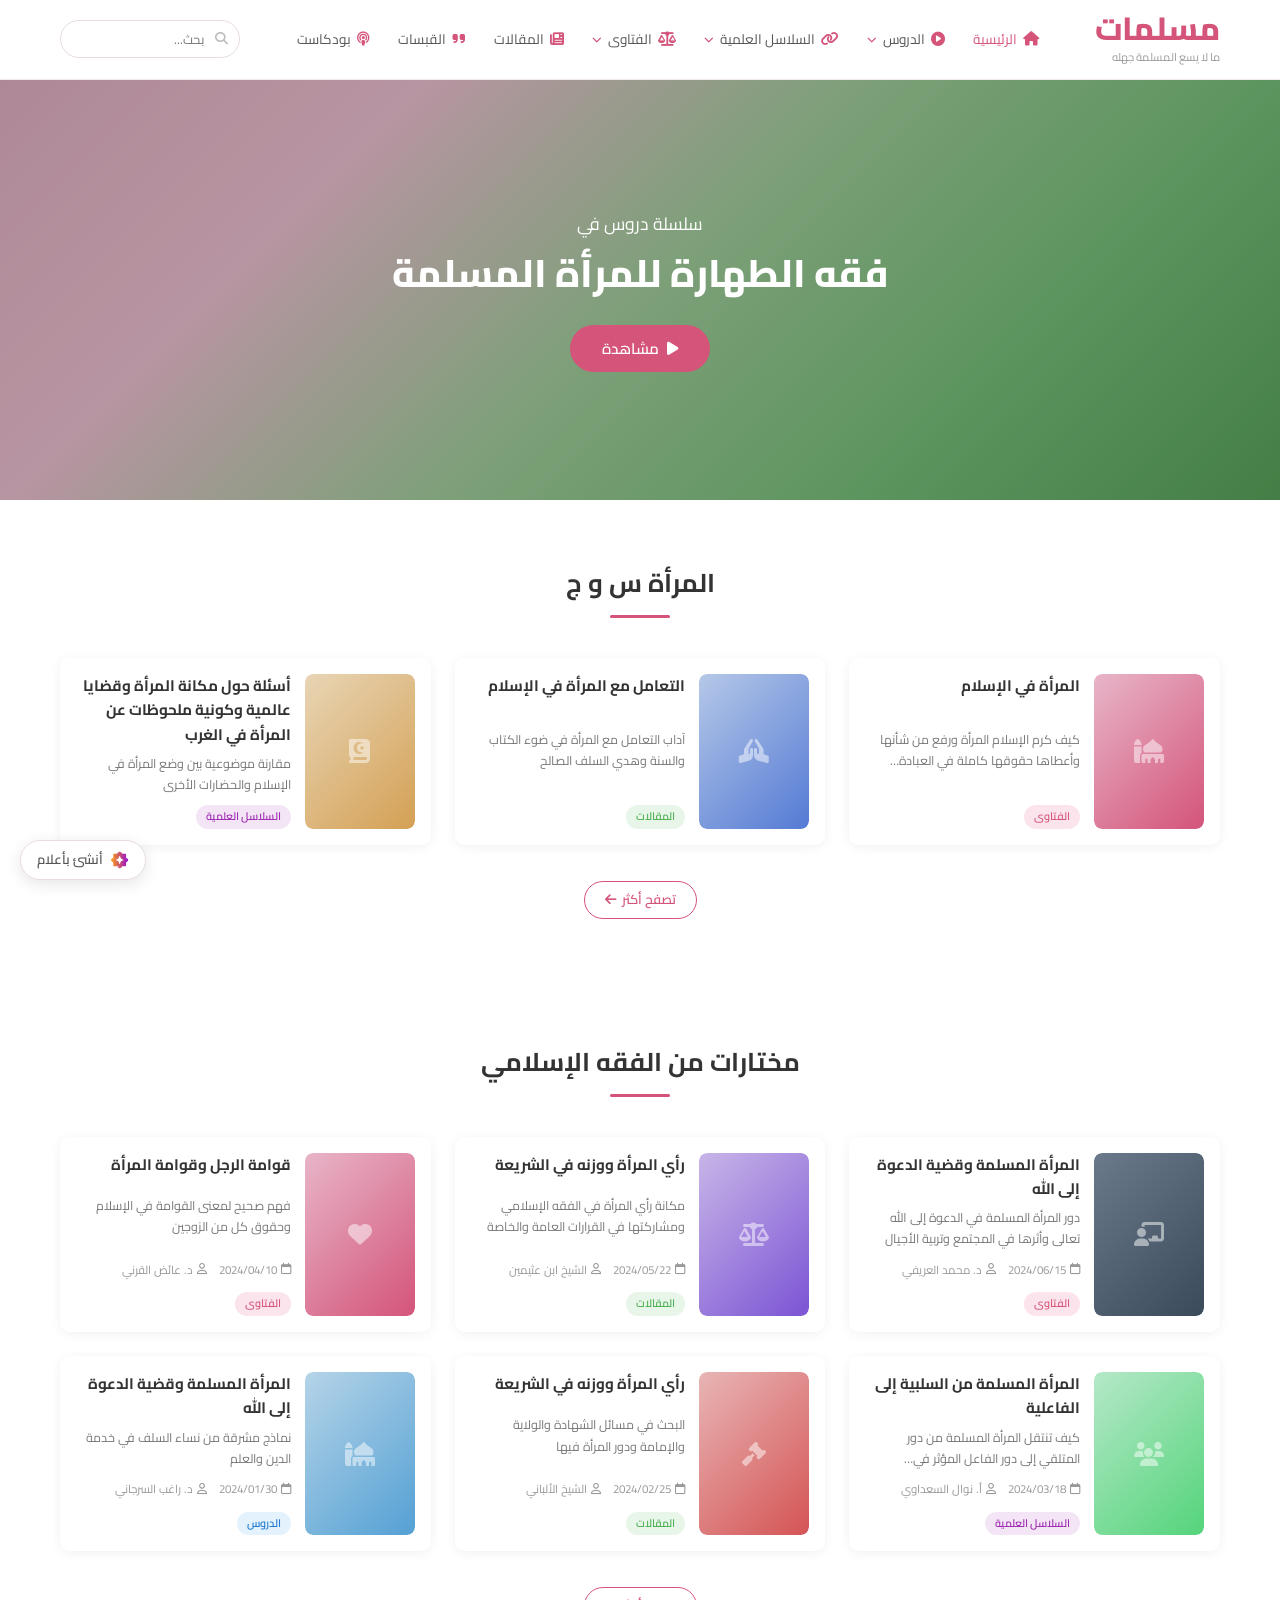
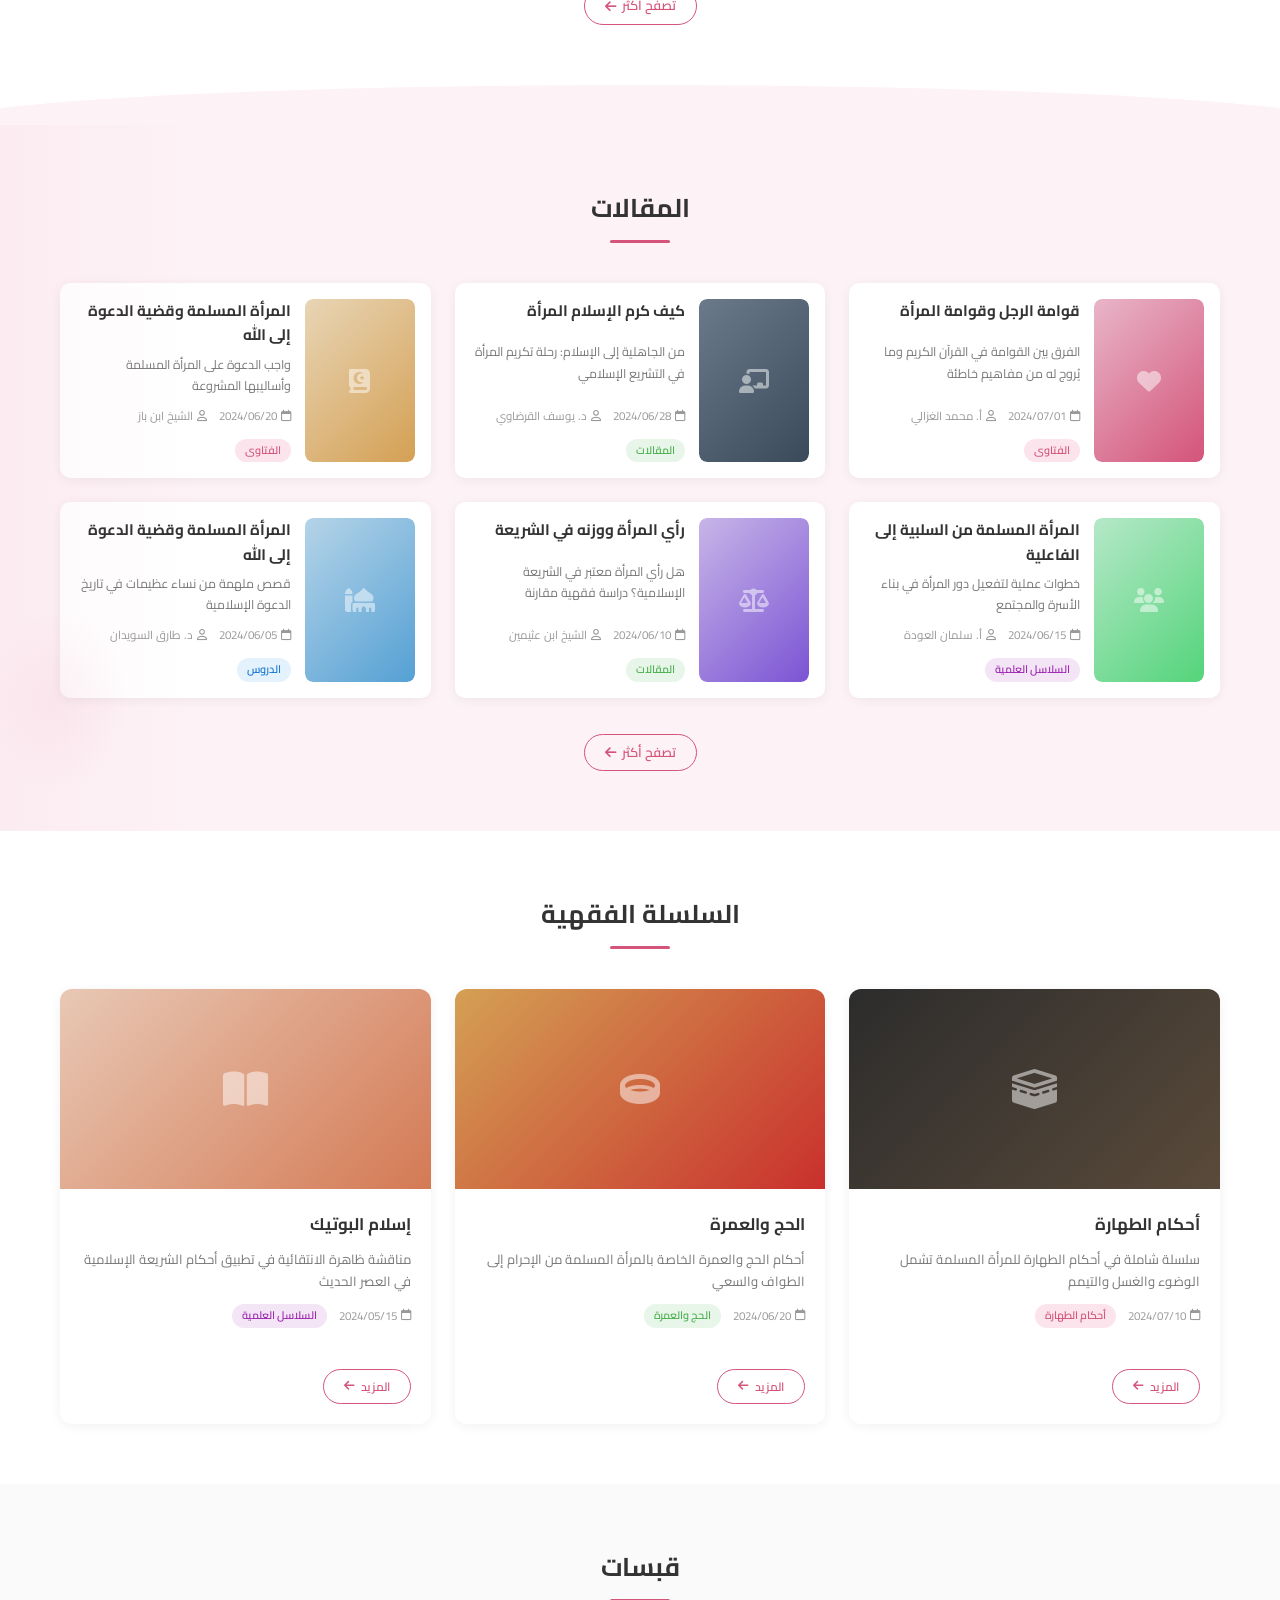
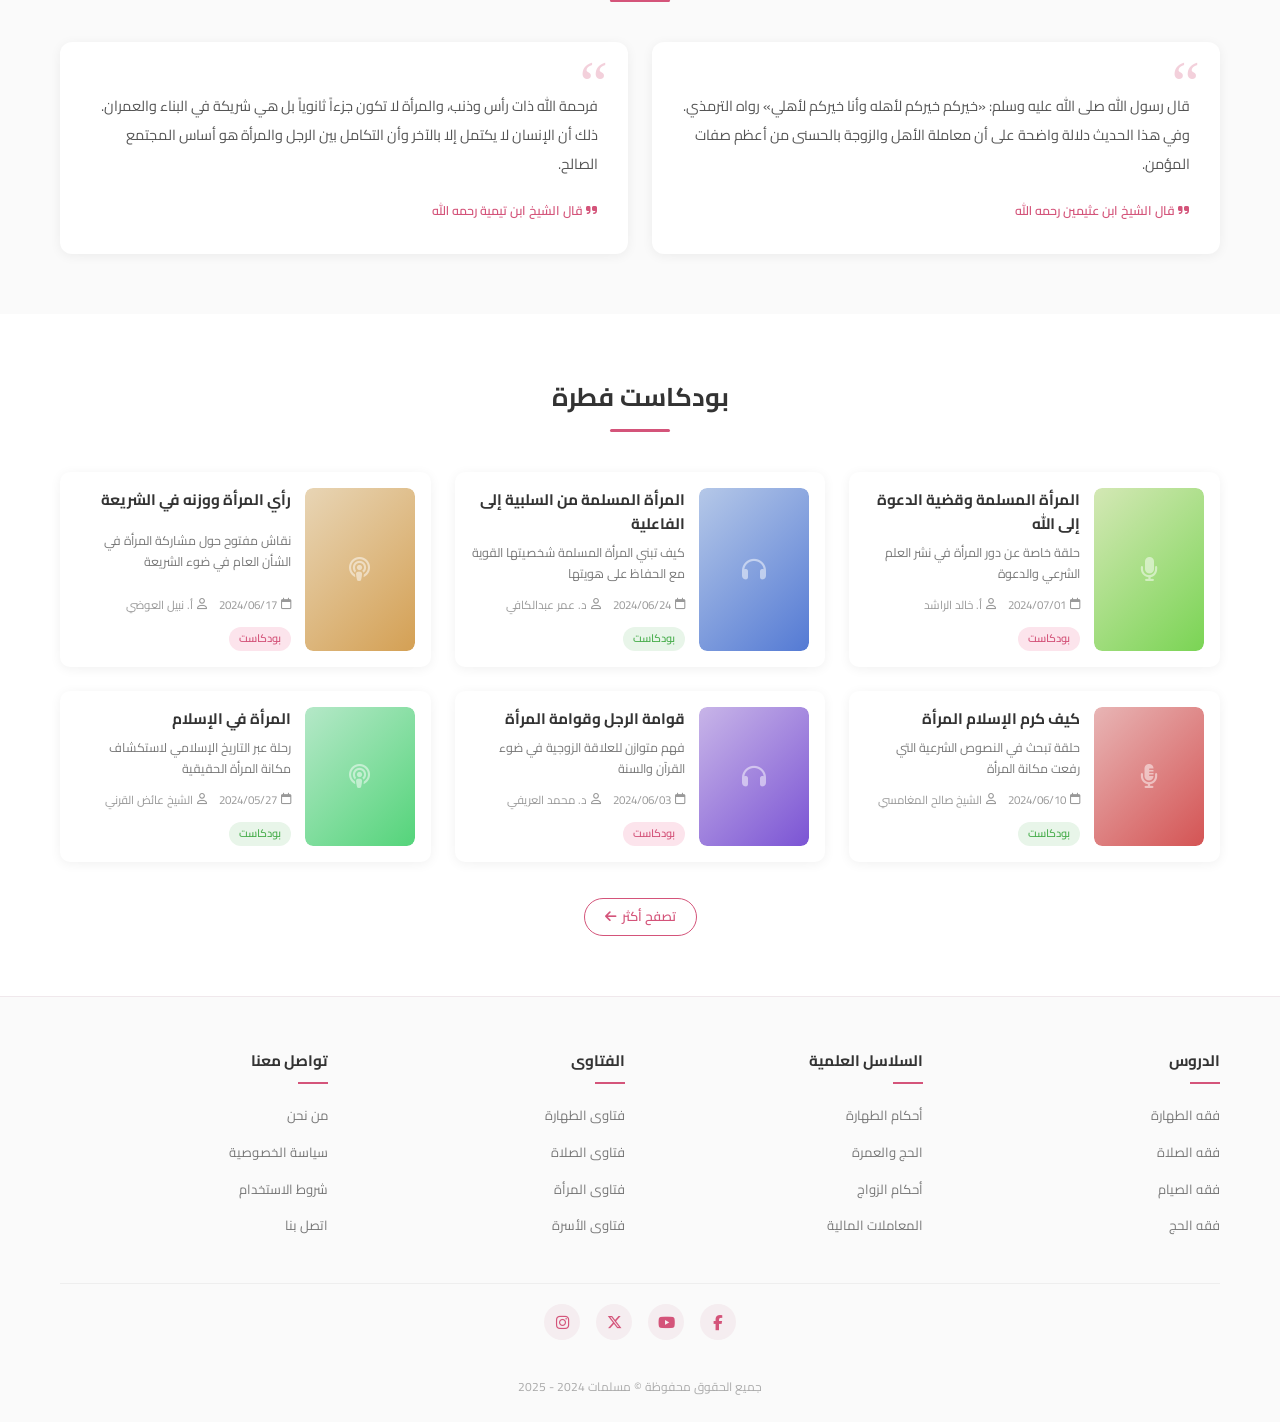
<file: index.html>
<!DOCTYPE html>
<html lang="ar" dir="rtl">
<head>
  <meta charset="UTF-8">
  <meta name="viewport" content="width=device-width, initial-scale=1.0">
  <title>مسلمات - ما لا يسع المسلمة جهله</title>
  <link rel="stylesheet" href="style.css">
  <link rel="stylesheet" href="https://cdnjs.cloudflare.com/ajax/libs/font-awesome/6.5.1/css/all.min.css">
</head>
<body>

  <!-- ========== HEADER ========== -->
  <header class="site-header">
    <div class="header-inner">
      <a href="index.html" class="logo">
        <div>
          <span class="logo-text">مسلمات</span>
          <span class="logo-sub">ما لا يسع المسلمة جهله</span>
        </div>
      </a>
      <nav class="main-nav">
        <a href="#" class="active"><i class="fas fa-home"></i> الرئيسية</a>
        <a href="#"><i class="fas fa-play-circle"></i> الدروس <i class="fas fa-chevron-down" style="font-size:0.6rem"></i></a>
        <a href="#"><i class="fas fa-link"></i> السلاسل العلمية <i class="fas fa-chevron-down" style="font-size:0.6rem"></i></a>
        <a href="#"><i class="fas fa-balance-scale"></i> الفتاوى <i class="fas fa-chevron-down" style="font-size:0.6rem"></i></a>
        <a href="#"><i class="fas fa-newspaper"></i> المقالات</a>
        <a href="#"><i class="fas fa-quote-right"></i> القبسات</a>
        <a href="#"><i class="fas fa-podcast"></i> بودكاست</a>
      </nav>
      <div class="header-search">
        <i class="fas fa-search"></i>
        <input type="text" placeholder="بحث...">
      </div>
    </div>
  </header>

  <!-- ========== HERO ========== -->
  <section class="hero">
    <div class="hero-bg"></div>
    <div class="hero-content">
      <p class="sub">سلسلة دروس في</p>
      <h1>فقه الطهارة للمرأة المسلمة</h1>
      <a href="article.html" class="btn-primary"><i class="fas fa-play"></i> مشاهدة</a>
    </div>
  </section>

  <!-- ========== المرأة س و ج ========== -->
  <section>
    <div class="container">
      <div class="section-title">
        <h2>المرأة س و ج</h2>
      </div>
      <div class="card-grid">
        <!-- Card 1 -->
        <a href="article.html" class="h-card">
          <div class="card-thumb">
            <div class="thumb-placeholder thumb-1"><i class="fas fa-mosque"></i></div>
          </div>
          <div class="card-body">
            <h3>المرأة في الإسلام</h3>
            <p>كيف كرم الإسلام المرأة ورفع من شأنها وأعطاها حقوقها كاملة في العبادة والمعاملة والميراث</p>
            <div class="card-meta">
              <span class="card-tag pink">الفتاوى</span>
            </div>
          </div>
        </a>
        <!-- Card 2 -->
        <a href="article.html" class="h-card">
          <div class="card-thumb">
            <div class="thumb-placeholder thumb-3"><i class="fas fa-hands-praying"></i></div>
          </div>
          <div class="card-body">
            <h3>التعامل مع المرأة في الإسلام</h3>
            <p>آداب التعامل مع المرأة في ضوء الكتاب والسنة وهدي السلف الصالح</p>
            <div class="card-meta">
              <span class="card-tag green">المقالات</span>
            </div>
          </div>
        </a>
        <!-- Card 3 -->
        <a href="article.html" class="h-card">
          <div class="card-thumb">
            <div class="thumb-placeholder thumb-5"><i class="fas fa-book-quran"></i></div>
          </div>
          <div class="card-body">
            <h3>أسئلة حول مكانة المرأة وقضايا عالمية وكونية ملحوظات عن المرأة في الغرب</h3>
            <p>مقارنة موضوعية بين وضع المرأة في الإسلام والحضارات الأخرى</p>
            <div class="card-meta">
              <span class="card-tag purple">السلاسل العلمية</span>
            </div>
          </div>
        </a>
      </div>
      <div class="browse-more">
        <a href="article.html" class="btn-outline">تصفح أكثر <i class="fas fa-arrow-left"></i></a>
      </div>
    </div>
  </section>

  <!-- ========== مختارات من الفقه الإسلامي ========== -->
  <section>
    <div class="container">
      <div class="section-title">
        <h2>مختارات من الفقه الإسلامي</h2>
      </div>
      <div class="card-grid">
        <!-- Row 1 -->
        <a href="article.html" class="h-card">
          <div class="card-thumb">
            <div class="thumb-placeholder thumb-class"><i class="fas fa-chalkboard-teacher"></i></div>
          </div>
          <div class="card-body">
            <h3>المرأة المسلمة وقضية الدعوة إلى الله</h3>
            <p>دور المرأة المسلمة في الدعوة إلى الله تعالى وأثرها في المجتمع وتربية الأجيال</p>
            <div class="card-meta">
              <span class="date"><i class="far fa-calendar"></i> 2024/06/15</span>
              <span class="author"><i class="far fa-user"></i> د. محمد العريفي</span>
              <span class="card-tag pink">الفتاوى</span>
            </div>
          </div>
        </a>
        <a href="article.html" class="h-card">
          <div class="card-thumb">
            <div class="thumb-placeholder thumb-2"><i class="fas fa-balance-scale"></i></div>
          </div>
          <div class="card-body">
            <h3>رأي المرأة ووزنه في الشريعة</h3>
            <p>مكانة رأي المرأة في الفقه الإسلامي ومشاركتها في القرارات العامة والخاصة</p>
            <div class="card-meta">
              <span class="date"><i class="far fa-calendar"></i> 2024/05/22</span>
              <span class="author"><i class="far fa-user"></i> الشيخ ابن عثيمين</span>
              <span class="card-tag green">المقالات</span>
            </div>
          </div>
        </a>
        <a href="article.html" class="h-card">
          <div class="card-thumb">
            <div class="thumb-placeholder thumb-1"><i class="fas fa-heart"></i></div>
          </div>
          <div class="card-body">
            <h3>قوامة الرجل وقوامة المرأة</h3>
            <p>فهم صحيح لمعنى القوامة في الإسلام وحقوق كل من الزوجين</p>
            <div class="card-meta">
              <span class="date"><i class="far fa-calendar"></i> 2024/04/10</span>
              <span class="author"><i class="far fa-user"></i> د. عائض القرني</span>
              <span class="card-tag pink">الفتاوى</span>
            </div>
          </div>
        </a>
        <!-- Row 2 -->
        <a href="article.html" class="h-card">
          <div class="card-thumb">
            <div class="thumb-placeholder thumb-4"><i class="fas fa-users"></i></div>
          </div>
          <div class="card-body">
            <h3>المرأة المسلمة من السلبية إلى الفاعلية</h3>
            <p>كيف تنتقل المرأة المسلمة من دور المتلقي إلى دور الفاعل المؤثر في مجتمعها</p>
            <div class="card-meta">
              <span class="date"><i class="far fa-calendar"></i> 2024/03/18</span>
              <span class="author"><i class="far fa-user"></i> أ. نوال السعداوي</span>
              <span class="card-tag purple">السلاسل العلمية</span>
            </div>
          </div>
        </a>
        <a href="article.html" class="h-card">
          <div class="card-thumb">
            <div class="thumb-placeholder thumb-6"><i class="fas fa-gavel"></i></div>
          </div>
          <div class="card-body">
            <h3>رأي المرأة ووزنه في الشريعة</h3>
            <p>البحث في مسائل الشهادة والولاية والإمامة ودور المرأة فيها</p>
            <div class="card-meta">
              <span class="date"><i class="far fa-calendar"></i> 2024/02/25</span>
              <span class="author"><i class="far fa-user"></i> الشيخ الألباني</span>
              <span class="card-tag green">المقالات</span>
            </div>
          </div>
        </a>
        <a href="article.html" class="h-card">
          <div class="card-thumb">
            <div class="thumb-placeholder thumb-8"><i class="fas fa-mosque"></i></div>
          </div>
          <div class="card-body">
            <h3>المرأة المسلمة وقضية الدعوة إلى الله</h3>
            <p>نماذج مشرقة من نساء السلف في خدمة الدين والعلم</p>
            <div class="card-meta">
              <span class="date"><i class="far fa-calendar"></i> 2024/01/30</span>
              <span class="author"><i class="far fa-user"></i> د. راغب السرجاني</span>
              <span class="card-tag blue">الدروس</span>
            </div>
          </div>
        </a>
      </div>
      <div class="browse-more">
        <a href="article.html" class="btn-outline">تصفح أكثر <i class="fas fa-arrow-left"></i></a>
      </div>
    </div>
  </section>

  <!-- ========== Wave separator ========== -->
  <div class="wave-separator"></div>

  <!-- ========== المقالات ========== -->
  <section class="alt-bg">
    <div class="section-flower-decor"></div>
    <div class="container">
      <div class="section-title">
        <h2>المقالات</h2>
      </div>
      <div class="card-grid">
        <!-- Row 1 -->
        <a href="article.html" class="h-card">
          <div class="card-thumb">
            <div class="thumb-placeholder thumb-1"><i class="fas fa-heart"></i></div>
          </div>
          <div class="card-body">
            <h3>قوامة الرجل وقوامة المرأة</h3>
            <p>الفرق بين القوامة في القرآن الكريم وما يُروج له من مفاهيم خاطئة</p>
            <div class="card-meta">
              <span class="date"><i class="far fa-calendar"></i> 2024/07/01</span>
              <span class="author"><i class="far fa-user"></i> أ. محمد الغزالي</span>
              <span class="card-tag pink">الفتاوى</span>
            </div>
          </div>
        </a>
        <a href="article.html" class="h-card">
          <div class="card-thumb">
            <div class="thumb-placeholder thumb-class"><i class="fas fa-chalkboard-teacher"></i></div>
          </div>
          <div class="card-body">
            <h3>كيف كرم الإسلام المرأة</h3>
            <p>من الجاهلية إلى الإسلام: رحلة تكريم المرأة في التشريع الإسلامي</p>
            <div class="card-meta">
              <span class="date"><i class="far fa-calendar"></i> 2024/06/28</span>
              <span class="author"><i class="far fa-user"></i> د. يوسف القرضاوي</span>
              <span class="card-tag green">المقالات</span>
            </div>
          </div>
        </a>
        <a href="article.html" class="h-card">
          <div class="card-thumb">
            <div class="thumb-placeholder thumb-5"><i class="fas fa-book-quran"></i></div>
          </div>
          <div class="card-body">
            <h3>المرأة المسلمة وقضية الدعوة إلى الله</h3>
            <p>واجب الدعوة على المرأة المسلمة وأساليبها المشروعة</p>
            <div class="card-meta">
              <span class="date"><i class="far fa-calendar"></i> 2024/06/20</span>
              <span class="author"><i class="far fa-user"></i> الشيخ ابن باز</span>
              <span class="card-tag pink">الفتاوى</span>
            </div>
          </div>
        </a>
        <!-- Row 2 -->
        <a href="article.html" class="h-card">
          <div class="card-thumb">
            <div class="thumb-placeholder thumb-4"><i class="fas fa-users"></i></div>
          </div>
          <div class="card-body">
            <h3>المرأة المسلمة من السلبية إلى الفاعلية</h3>
            <p>خطوات عملية لتفعيل دور المرأة في بناء الأسرة والمجتمع</p>
            <div class="card-meta">
              <span class="date"><i class="far fa-calendar"></i> 2024/06/15</span>
              <span class="author"><i class="far fa-user"></i> أ. سلمان العودة</span>
              <span class="card-tag purple">السلاسل العلمية</span>
            </div>
          </div>
        </a>
        <a href="article.html" class="h-card">
          <div class="card-thumb">
            <div class="thumb-placeholder thumb-2"><i class="fas fa-balance-scale"></i></div>
          </div>
          <div class="card-body">
            <h3>رأي المرأة ووزنه في الشريعة</h3>
            <p>هل رأي المرأة معتبر في الشريعة الإسلامية؟ دراسة فقهية مقارنة</p>
            <div class="card-meta">
              <span class="date"><i class="far fa-calendar"></i> 2024/06/10</span>
              <span class="author"><i class="far fa-user"></i> الشيخ ابن عثيمين</span>
              <span class="card-tag green">المقالات</span>
            </div>
          </div>
        </a>
        <a href="article.html" class="h-card">
          <div class="card-thumb">
            <div class="thumb-placeholder thumb-8"><i class="fas fa-mosque"></i></div>
          </div>
          <div class="card-body">
            <h3>المرأة المسلمة وقضية الدعوة إلى الله</h3>
            <p>قصص ملهمة من نساء عظيمات في تاريخ الدعوة الإسلامية</p>
            <div class="card-meta">
              <span class="date"><i class="far fa-calendar"></i> 2024/06/05</span>
              <span class="author"><i class="far fa-user"></i> د. طارق السويدان</span>
              <span class="card-tag blue">الدروس</span>
            </div>
          </div>
        </a>
      </div>
      <div class="browse-more">
        <a href="article.html" class="btn-outline">تصفح أكثر <i class="fas fa-arrow-left"></i></a>
      </div>
    </div>
  </section>

  <!-- ========== السلسلة الفقهية ========== -->
  <section>
    <div class="container">
      <div class="section-title">
        <h2>السلسلة الفقهية</h2>
      </div>
      <div class="card-grid">
        <a href="article.html" class="v-card">
          <div class="card-image">
            <div class="thumb-placeholder thumb-kaba"><i class="fas fa-kaaba" style="font-size:2.5rem"></i></div>
          </div>
          <div class="card-content">
            <h3>أحكام الطهارة</h3>
            <p>سلسلة شاملة في أحكام الطهارة للمرأة المسلمة تشمل الوضوء والغسل والتيمم</p>
            <div class="card-meta">
              <span class="date"><i class="far fa-calendar"></i> 2024/07/10</span>
              <span class="card-tag pink">أحكام الطهارة</span>
            </div>
            <br>
            <span class="btn-outline" style="font-size:0.75rem">المزيد <i class="fas fa-arrow-left"></i></span>
          </div>
        </a>
        <a href="article.html" class="v-card">
          <div class="card-image">
            <div class="thumb-placeholder thumb-ring"><i class="fas fa-ring" style="font-size:2.5rem"></i></div>
          </div>
          <div class="card-content">
            <h3>الحج والعمرة</h3>
            <p>أحكام الحج والعمرة الخاصة بالمرأة المسلمة من الإحرام إلى الطواف والسعي</p>
            <div class="card-meta">
              <span class="date"><i class="far fa-calendar"></i> 2024/06/20</span>
              <span class="card-tag green">الحج والعمرة</span>
            </div>
            <br>
            <span class="btn-outline" style="font-size:0.75rem">المزيد <i class="fas fa-arrow-left"></i></span>
          </div>
        </a>
        <a href="article.html" class="v-card">
          <div class="card-image">
            <div class="thumb-placeholder thumb-9"><i class="fas fa-book-open" style="font-size:2.5rem"></i></div>
          </div>
          <div class="card-content">
            <h3>إسلام البوتيك</h3>
            <p>مناقشة ظاهرة الانتقائية في تطبيق أحكام الشريعة الإسلامية في العصر الحديث</p>
            <div class="card-meta">
              <span class="date"><i class="far fa-calendar"></i> 2024/05/15</span>
              <span class="card-tag purple">السلاسل العلمية</span>
            </div>
            <br>
            <span class="btn-outline" style="font-size:0.75rem">المزيد <i class="fas fa-arrow-left"></i></span>
          </div>
        </a>
      </div>
    </div>
  </section>

  <!-- ========== قبسات ========== -->
  <section style="background:#fafafa">
    <div class="container">
      <div class="section-title">
        <h2>قبسات</h2>
      </div>
      <div class="card-grid-2">
        <a href="article.html" class="quote-card">
          <p class="quote-text">قال رسول الله صلى الله عليه وسلم: «خيركم خيركم لأهله وأنا خيركم لأهلي» رواه الترمذي. وفي هذا الحديث دلالة واضحة على أن معاملة الأهل والزوجة بالحسنى من أعظم صفات المؤمن.</p>
          <span class="quote-source"><i class="fas fa-quote-right"></i> قال الشيخ ابن عثيمين رحمه الله</span>
        </a>
        <a href="article.html" class="quote-card">
          <p class="quote-text">فرحمة الله ذات رأس وذنب، والمرأة لا تكون جزءاً ثانوياً بل هي شريكة في البناء والعمران. ذلك أن الإنسان لا يكتمل إلا بالآخر وأن التكامل بين الرجل والمرأة هو أساس المجتمع الصالح.</p>
          <span class="quote-source"><i class="fas fa-quote-right"></i> قال الشيخ ابن تيمية رحمه الله</span>
        </a>
      </div>
    </div>
  </section>

  <!-- ========== بودكاست فطرة ========== -->
  <section>
    <div class="container">
      <div class="section-title">
        <h2>بودكاست فطرة</h2>
      </div>
      <div class="card-grid">
        <!-- Row 1 -->
        <a href="article.html" class="h-card">
          <div class="card-thumb">
            <div class="thumb-placeholder thumb-7"><i class="fas fa-microphone"></i></div>
          </div>
          <div class="card-body">
            <h3>المرأة المسلمة وقضية الدعوة إلى الله</h3>
            <p>حلقة خاصة عن دور المرأة في نشر العلم الشرعي والدعوة</p>
            <div class="card-meta">
              <span class="date"><i class="far fa-calendar"></i> 2024/07/01</span>
              <span class="author"><i class="far fa-user"></i> أ. خالد الراشد</span>
              <span class="card-tag pink">بودكاست</span>
            </div>
          </div>
        </a>
        <a href="article.html" class="h-card">
          <div class="card-thumb">
            <div class="thumb-placeholder thumb-3"><i class="fas fa-headphones"></i></div>
          </div>
          <div class="card-body">
            <h3>المرأة المسلمة من السلبية إلى الفاعلية</h3>
            <p>كيف تبني المرأة المسلمة شخصيتها القوية مع الحفاظ على هويتها</p>
            <div class="card-meta">
              <span class="date"><i class="far fa-calendar"></i> 2024/06/24</span>
              <span class="author"><i class="far fa-user"></i> د. عمر عبدالكافي</span>
              <span class="card-tag green">بودكاست</span>
            </div>
          </div>
        </a>
        <a href="article.html" class="h-card">
          <div class="card-thumb">
            <div class="thumb-placeholder thumb-5"><i class="fas fa-podcast"></i></div>
          </div>
          <div class="card-body">
            <h3>رأي المرأة ووزنه في الشريعة</h3>
            <p>نقاش مفتوح حول مشاركة المرأة في الشأن العام في ضوء الشريعة</p>
            <div class="card-meta">
              <span class="date"><i class="far fa-calendar"></i> 2024/06/17</span>
              <span class="author"><i class="far fa-user"></i> أ. نبيل العوضي</span>
              <span class="card-tag pink">بودكاست</span>
            </div>
          </div>
        </a>
        <!-- Row 2 -->
        <a href="article.html" class="h-card">
          <div class="card-thumb">
            <div class="thumb-placeholder thumb-6"><i class="fas fa-microphone-alt"></i></div>
          </div>
          <div class="card-body">
            <h3>كيف كرم الإسلام المرأة</h3>
            <p>حلقة تبحث في النصوص الشرعية التي رفعت مكانة المرأة</p>
            <div class="card-meta">
              <span class="date"><i class="far fa-calendar"></i> 2024/06/10</span>
              <span class="author"><i class="far fa-user"></i> الشيخ صالح المغامسي</span>
              <span class="card-tag green">بودكاست</span>
            </div>
          </div>
        </a>
        <a href="article.html" class="h-card">
          <div class="card-thumb">
            <div class="thumb-placeholder thumb-2"><i class="fas fa-headphones"></i></div>
          </div>
          <div class="card-body">
            <h3>قوامة الرجل وقوامة المرأة</h3>
            <p>فهم متوازن للعلاقة الزوجية في ضوء القرآن والسنة</p>
            <div class="card-meta">
              <span class="date"><i class="far fa-calendar"></i> 2024/06/03</span>
              <span class="author"><i class="far fa-user"></i> د. محمد العريفي</span>
              <span class="card-tag pink">بودكاست</span>
            </div>
          </div>
        </a>
        <a href="article.html" class="h-card">
          <div class="card-thumb">
            <div class="thumb-placeholder thumb-4"><i class="fas fa-podcast"></i></div>
          </div>
          <div class="card-body">
            <h3>المرأة في الإسلام</h3>
            <p>رحلة عبر التاريخ الإسلامي لاستكشاف مكانة المرأة الحقيقية</p>
            <div class="card-meta">
              <span class="date"><i class="far fa-calendar"></i> 2024/05/27</span>
              <span class="author"><i class="far fa-user"></i> الشيخ عائض القرني</span>
              <span class="card-tag green">بودكاست</span>
            </div>
          </div>
        </a>
      </div>
      <div class="browse-more">
        <a href="article.html" class="btn-outline">تصفح أكثر <i class="fas fa-arrow-left"></i></a>
      </div>
    </div>
  </section>

  <!-- ========== FOOTER ========== -->
  <footer class="site-footer">
    <div class="footer-inner">
      <div class="footer-columns">
        <div class="footer-col">
          <h4>الدروس</h4>
          <ul>
            <li><a href="article.html">فقه الطهارة</a></li>
            <li><a href="article.html">فقه الصلاة</a></li>
            <li><a href="article.html">فقه الصيام</a></li>
            <li><a href="article.html">فقه الحج</a></li>
          </ul>
        </div>
        <div class="footer-col">
          <h4>السلاسل العلمية</h4>
          <ul>
            <li><a href="article.html">أحكام الطهارة</a></li>
            <li><a href="article.html">الحج والعمرة</a></li>
            <li><a href="article.html">أحكام الزواج</a></li>
            <li><a href="article.html">المعاملات المالية</a></li>
          </ul>
        </div>
        <div class="footer-col">
          <h4>الفتاوى</h4>
          <ul>
            <li><a href="article.html">فتاوى الطهارة</a></li>
            <li><a href="article.html">فتاوى الصلاة</a></li>
            <li><a href="article.html">فتاوى المرأة</a></li>
            <li><a href="article.html">فتاوى الأسرة</a></li>
          </ul>
        </div>
        <div class="footer-col">
          <h4>تواصل معنا</h4>
          <ul>
            <li><a href="#">من نحن</a></li>
            <li><a href="#">سياسة الخصوصية</a></li>
            <li><a href="#">شروط الاستخدام</a></li>
            <li><a href="#">اتصل بنا</a></li>
          </ul>
        </div>
      </div>
      <div class="footer-social">
        <a href="#"><i class="fab fa-facebook-f"></i></a>
        <a href="#"><i class="fab fa-youtube"></i></a>
        <a href="#"><i class="fab fa-x-twitter"></i></a>
        <a href="#"><i class="fab fa-instagram"></i></a>
      </div>
      <p class="footer-copy">جميع الحقوق محفوظة &copy; مسلمات 2024 - 2025</p>
    </div>
  </footer>

  <!-- Aalam Badge -->
  <div class="aalam-badge">
    <svg width="21" height="20" viewBox="0 0 21 20" fill="none" xmlns="http://www.w3.org/2000/svg">
      <g clip-path="url(#clip0_badge)">
        <path d="M19.8526 9.16244L18.1766 7.50325L17.6224 9.97373V6.57523C17.6166 6.528 17.5946 6.48449 17.5946 6.43674V3.76675C17.5946 3.11251 17.0586 2.58191 16.3978 2.58191H13.7008C13.3835 2.58191 13.0791 2.45722 12.8545 2.2349L10.9476 0.347014C10.4802 -0.115671 9.72236 -0.115671 9.255 0.347014L7.34805 2.2349C7.12348 2.45722 6.81905 2.58191 6.50176 2.58191H3.8048C3.14395 2.58191 2.60799 3.11251 2.60799 3.76675V6.43674C2.60799 6.45902 2.5962 6.47866 2.59513 6.50094V9.97373L2.03827 7.49105L0.35052 9.16191C-0.11684 9.6246 -0.11684 10.3749 0.35052 10.8376L2.25747 12.7254C2.48204 12.9478 2.60799 13.2491 2.60799 13.5633V16.2333C2.60799 16.8875 3.14395 17.4181 3.8048 17.4181H10.1013L7.56136 17.9763L9.255 19.653C9.72236 20.1157 10.4802 20.1157 10.9476 19.653L12.8545 17.7651C13.0791 17.5428 13.3835 17.4181 13.7008 17.4181H16.3978C17.0586 17.4181 17.5946 16.8875 17.5946 16.2333V13.5633C17.5946 13.2491 17.7205 12.9478 17.9451 12.7254L19.8521 10.8376C20.3194 10.3749 20.3194 9.6246 19.8521 9.16191L19.8526 9.16244Z" fill="url(#paint0_badge)"/>
        <path d="M14.4303 10.3669C11.967 11.0116 11.1228 11.8467 10.4722 14.2854C10.3725 14.6595 9.8317 14.6595 9.73202 14.2854C9.08082 11.8467 8.23721 11.011 5.77393 10.3669C5.39608 10.2682 5.39608 9.73281 5.77393 9.63411C8.23721 8.98943 9.08136 8.15426 9.73202 5.71561C9.8317 5.34154 10.3725 5.34154 10.4722 5.71561C11.1234 8.15426 11.967 8.98996 14.4303 9.63411C14.8081 9.73281 14.8081 10.2682 14.4303 10.3669Z" fill="white"/>
      </g>
      <defs>
        <linearGradient id="paint0_badge" x1="0.000535963" y1="10.0003" x2="20.2031" y2="10.0003" gradientUnits="userSpaceOnUse">
          <stop stop-color="#FFA015"/>
          <stop offset="0.97" stop-color="#980DCC"/>
        </linearGradient>
        <clipPath id="clip0_badge">
          <rect width="20.2026" height="20" fill="white"/>
        </clipPath>
      </defs>
    </svg>
    <span>أنشئ بأعلام</span>
  </div>

  <!-- Go to Top -->
  <button class="go-top" id="goTop" onclick="window.scrollTo({top:0,behavior:'smooth'})">
    <i class="fas fa-chevron-up"></i>
  </button>

  <script>
    window.addEventListener('scroll', function() {
      var btn = document.getElementById('goTop');
      if (window.scrollY > 400) {
        btn.classList.add('visible');
      } else {
        btn.classList.remove('visible');
      }
    });
  </script>

</body>
</html>
</file>
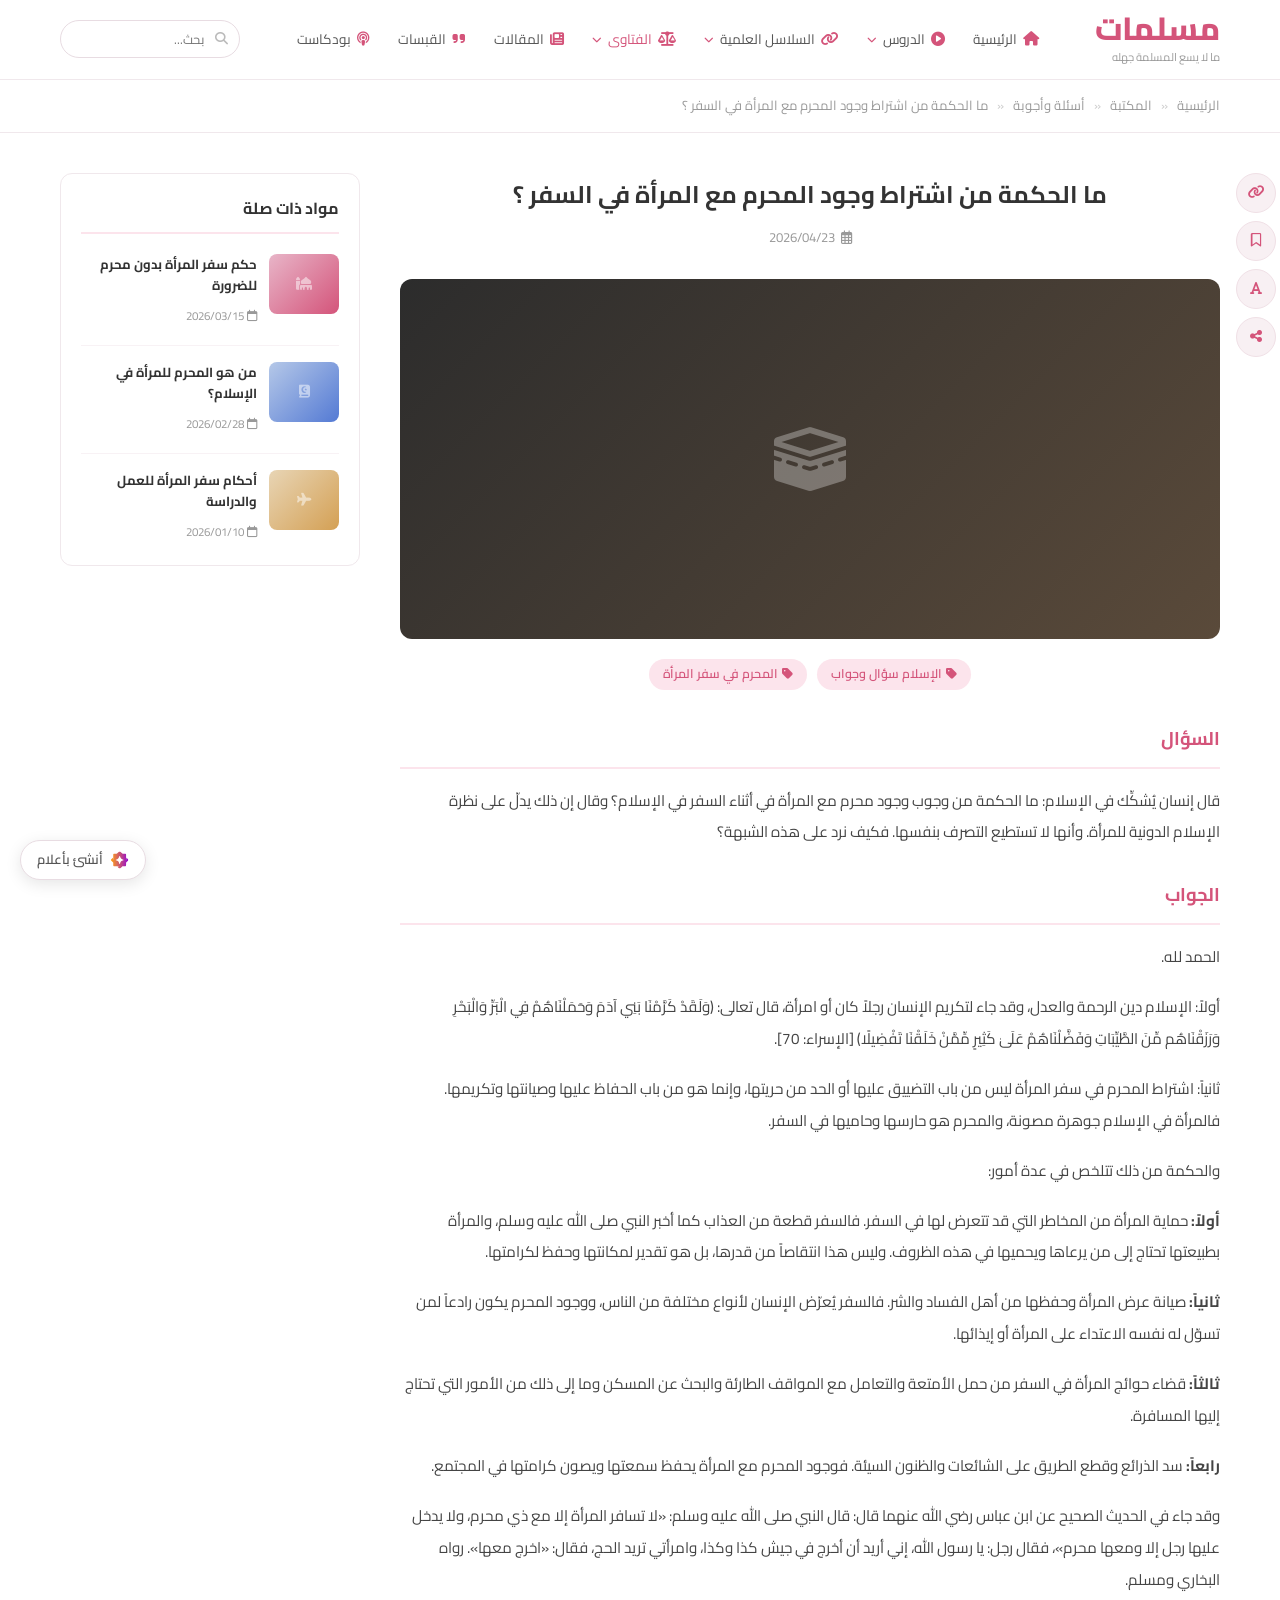
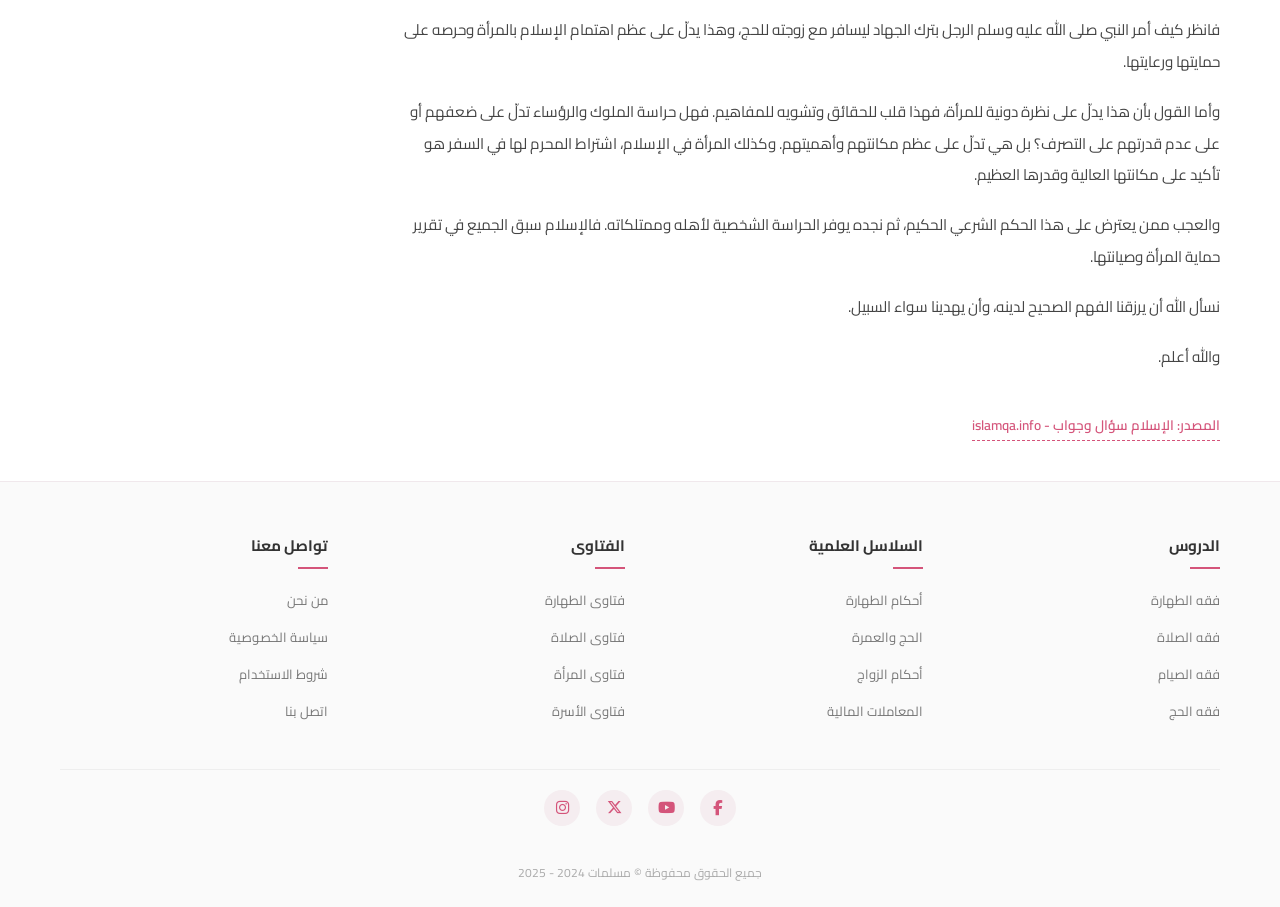
<file: article.html>
<!DOCTYPE html>
<html lang="ar" dir="rtl">
<head>
  <meta charset="UTF-8">
  <meta name="viewport" content="width=device-width, initial-scale=1.0">
  <title>ما الحكمة من اشتراط وجود المحرم مع المرأة في السفر ؟ - مسلمات</title>
  <link rel="stylesheet" href="style.css">
  <link rel="stylesheet" href="https://cdnjs.cloudflare.com/ajax/libs/font-awesome/6.5.1/css/all.min.css">
</head>
<body class="page-article">

  <!-- ========== HEADER ========== -->
  <header class="site-header">
    <div class="header-inner">
      <a href="index.html" class="logo">
        <div>
          <span class="logo-text">مسلمات</span>
          <span class="logo-sub">ما لا يسع المسلمة جهله</span>
        </div>
      </a>
      <nav class="main-nav">
        <a href="index.html"><i class="fas fa-home"></i> الرئيسية</a>
        <a href="#"><i class="fas fa-play-circle"></i> الدروس <i class="fas fa-chevron-down" style="font-size:0.6rem"></i></a>
        <a href="#"><i class="fas fa-link"></i> السلاسل العلمية <i class="fas fa-chevron-down" style="font-size:0.6rem"></i></a>
        <a href="#" class="active"><i class="fas fa-balance-scale"></i> الفتاوى <i class="fas fa-chevron-down" style="font-size:0.6rem"></i></a>
        <a href="#"><i class="fas fa-newspaper"></i> المقالات</a>
        <a href="#"><i class="fas fa-quote-right"></i> القبسات</a>
        <a href="#"><i class="fas fa-podcast"></i> بودكاست</a>
      </nav>
      <div class="header-search">
        <i class="fas fa-search"></i>
        <input type="text" placeholder="بحث...">
      </div>
    </div>
  </header>

  <!-- ========== BREADCRUMB ========== -->
  <div class="breadcrumb">
    <div class="container">
      <a href="index.html">الرئيسية</a>
      <span>&laquo;</span>
      <a href="#">المكتبة</a>
      <span>&laquo;</span>
      <a href="#">أسئلة وأجوبة</a>
      <span>&laquo;</span>
      ما الحكمة من اشتراط وجود المحرم مع المرأة في السفر ؟
    </div>
  </div>

  <!-- ========== ARTICLE LAYOUT ========== -->
  <div class="container">
    <div class="article-layout">

      <!-- Main Content -->
      <article class="article-main">

        <!-- Floating Actions -->
        <div class="floating-actions">
          <a href="#" title="نسخ الرابط"><i class="fas fa-link"></i></a>
          <a href="#" title="حفظ"><i class="far fa-bookmark"></i></a>
          <a href="#" title="حجم الخط"><i class="fas fa-font"></i></a>
          <a href="#" title="مشاركة"><i class="fas fa-share-alt"></i></a>
          <!-- Options -->
          <div class="options-wrapper" id="optionsWrapper">
            <button class="options-btn" onclick="document.getElementById('optionsWrapper').classList.toggle('open')" title="خيارات">
              <i class="fas fa-ellipsis-v"></i>
            </button>
            <div class="options-dropdown">
              <div class="opt-item"><i class="fas fa-print"></i> طباعة</div>
              <div class="opt-item"><i class="fas fa-share-nodes"></i> مشاركة</div>
              <div class="opt-item"><i class="fas fa-text-height"></i> تنسيق</div>
            </div>
          </div>
        </div>

        <!-- Article Header -->
        <div class="article-header">
          <h1>ما الحكمة من اشتراط وجود المحرم مع المرأة في السفر ؟</h1>
          <div class="article-date">
            <i class="far fa-calendar-alt"></i>
            2026/04/23
          </div>
        </div>

        <!-- Featured Image -->
        <div class="article-featured-image">
          <div class="thumb-placeholder thumb-kaba" style="display:flex;align-items:center;justify-content:center">
            <i class="fas fa-kaaba" style="font-size:4rem;color:rgba(255,255,255,0.3)"></i>
          </div>
        </div>

        <!-- Tags -->
        <div class="article-tags">
          <span class="tag"><i class="fas fa-tag"></i> الإسلام سؤال وجواب</span>
          <span class="tag"><i class="fas fa-tag"></i> المحرم في سفر المرأة</span>
        </div>

        <!-- Article Body -->
        <div class="article-body">
          <h2>السؤال</h2>
          <p>قال إنسان يُشكِّك في الإسلام: ما الحكمة من وجوب وجود محرم مع المرأة في أثناء السفر في الإسلام؟ وقال إن ذلك يدلّ على نظرة الإسلام الدونية للمرأة. وأنها لا تستطيع التصرف بنفسها. فكيف نرد على هذه الشبهة؟</p>

          <h2>الجواب</h2>
          <p>الحمد لله.</p>

          <p>أولاً: الإسلام دين الرحمة والعدل، وقد جاء لتكريم الإنسان رجلاً كان أو امرأة، قال تعالى: ﴿وَلَقَدْ كَرَّمْنَا بَنِي آدَمَ وَحَمَلْنَاهُمْ فِي الْبَرِّ وَالْبَحْرِ وَرَزَقْنَاهُم مِّنَ الطَّيِّبَاتِ وَفَضَّلْنَاهُمْ عَلَىٰ كَثِيرٍ مِّمَّنْ خَلَقْنَا تَفْضِيلًا﴾ [الإسراء: 70].</p>

          <p>ثانياً: اشتراط المحرم في سفر المرأة ليس من باب التضييق عليها أو الحد من حريتها، وإنما هو من باب الحفاظ عليها وصيانتها وتكريمها. فالمرأة في الإسلام جوهرة مصونة، والمحرم هو حارسها وحاميها في السفر.</p>

          <p>والحكمة من ذلك تتلخص في عدة أمور:</p>

          <p><strong>أولاً:</strong> حماية المرأة من المخاطر التي قد تتعرض لها في السفر. فالسفر قطعة من العذاب كما أخبر النبي صلى الله عليه وسلم، والمرأة بطبيعتها تحتاج إلى من يرعاها ويحميها في هذه الظروف. وليس هذا انتقاصاً من قدرها، بل هو تقدير لمكانتها وحفظ لكرامتها.</p>

          <p><strong>ثانياً:</strong> صيانة عرض المرأة وحفظها من أهل الفساد والشر. فالسفر يُعرّض الإنسان لأنواع مختلفة من الناس، ووجود المحرم يكون رادعاً لمن تسوّل له نفسه الاعتداء على المرأة أو إيذائها.</p>

          <p><strong>ثالثاً:</strong> قضاء حوائج المرأة في السفر من حمل الأمتعة والتعامل مع المواقف الطارئة والبحث عن المسكن وما إلى ذلك من الأمور التي تحتاج إليها المسافرة.</p>

          <p><strong>رابعاً:</strong> سد الذرائع وقطع الطريق على الشائعات والظنون السيئة. فوجود المحرم مع المرأة يحفظ سمعتها ويصون كرامتها في المجتمع.</p>

          <p>وقد جاء في الحديث الصحيح عن ابن عباس رضي الله عنهما قال: قال النبي صلى الله عليه وسلم: «لا تسافر المرأة إلا مع ذي محرم، ولا يدخل عليها رجل إلا ومعها محرم»، فقال رجل: يا رسول الله، إني أريد أن أخرج في جيش كذا وكذا، وامرأتي تريد الحج، فقال: «اخرج معها». رواه البخاري ومسلم.</p>

          <p>فانظر كيف أمر النبي صلى الله عليه وسلم الرجل بترك الجهاد ليسافر مع زوجته للحج، وهذا يدلّ على عظم اهتمام الإسلام بالمرأة وحرصه على حمايتها ورعايتها.</p>

          <p>وأما القول بأن هذا يدلّ على نظرة دونية للمرأة، فهذا قلب للحقائق وتشويه للمفاهيم. فهل حراسة الملوك والرؤساء تدلّ على ضعفهم أو على عدم قدرتهم على التصرف؟ بل هي تدلّ على عظم مكانتهم وأهميتهم. وكذلك المرأة في الإسلام، اشتراط المحرم لها في السفر هو تأكيد على مكانتها العالية وقدرها العظيم.</p>

          <p>والعجب ممن يعترض على هذا الحكم الشرعي الحكيم، ثم نجده يوفر الحراسة الشخصية لأهله وممتلكاته. فالإسلام سبق الجميع في تقرير حماية المرأة وصيانتها.</p>

          <p>نسأل الله أن يرزقنا الفهم الصحيح لدينه، وأن يهدينا سواء السبيل.</p>

          <p>والله أعلم.</p>

          <a href="#" class="source-link">المصدر: الإسلام سؤال وجواب - islamqa.info</a>
        </div>

      </article>

      <!-- Sidebar -->
      <aside class="article-sidebar">
        <div class="sidebar-box">
          <h3>مواد ذات صلة</h3>

          <a href="article.html" class="related-item">
            <div class="related-thumb">
              <div class="thumb-placeholder thumb-1"><i class="fas fa-mosque" style="font-size:0.8rem"></i></div>
            </div>
            <div class="related-info">
              <h4>حكم سفر المرأة بدون محرم للضرورة</h4>
              <span><i class="far fa-calendar"></i> 2026/03/15</span>
            </div>
          </a>

          <a href="article.html" class="related-item">
            <div class="related-thumb">
              <div class="thumb-placeholder thumb-3"><i class="fas fa-book-quran" style="font-size:0.8rem"></i></div>
            </div>
            <div class="related-info">
              <h4>من هو المحرم للمرأة في الإسلام؟</h4>
              <span><i class="far fa-calendar"></i> 2026/02/28</span>
            </div>
          </a>

          <a href="article.html" class="related-item">
            <div class="related-thumb">
              <div class="thumb-placeholder thumb-5"><i class="fas fa-plane" style="font-size:0.8rem"></i></div>
            </div>
            <div class="related-info">
              <h4>أحكام سفر المرأة للعمل والدراسة</h4>
              <span><i class="far fa-calendar"></i> 2026/01/10</span>
            </div>
          </a>

        </div>
      </aside>

    </div>
  </div>

  <!-- ========== FOOTER ========== -->
  <footer class="site-footer">
    <div class="footer-inner">
      <div class="footer-columns">
        <div class="footer-col">
          <h4>الدروس</h4>
          <ul>
            <li><a href="article.html">فقه الطهارة</a></li>
            <li><a href="article.html">فقه الصلاة</a></li>
            <li><a href="article.html">فقه الصيام</a></li>
            <li><a href="article.html">فقه الحج</a></li>
          </ul>
        </div>
        <div class="footer-col">
          <h4>السلاسل العلمية</h4>
          <ul>
            <li><a href="article.html">أحكام الطهارة</a></li>
            <li><a href="article.html">الحج والعمرة</a></li>
            <li><a href="article.html">أحكام الزواج</a></li>
            <li><a href="article.html">المعاملات المالية</a></li>
          </ul>
        </div>
        <div class="footer-col">
          <h4>الفتاوى</h4>
          <ul>
            <li><a href="article.html">فتاوى الطهارة</a></li>
            <li><a href="article.html">فتاوى الصلاة</a></li>
            <li><a href="article.html">فتاوى المرأة</a></li>
            <li><a href="article.html">فتاوى الأسرة</a></li>
          </ul>
        </div>
        <div class="footer-col">
          <h4>تواصل معنا</h4>
          <ul>
            <li><a href="#">من نحن</a></li>
            <li><a href="#">سياسة الخصوصية</a></li>
            <li><a href="#">شروط الاستخدام</a></li>
            <li><a href="#">اتصل بنا</a></li>
          </ul>
        </div>
      </div>
      <div class="footer-social">
        <a href="#"><i class="fab fa-facebook-f"></i></a>
        <a href="#"><i class="fab fa-youtube"></i></a>
        <a href="#"><i class="fab fa-x-twitter"></i></a>
        <a href="#"><i class="fab fa-instagram"></i></a>
      </div>
      <p class="footer-copy">جميع الحقوق محفوظة &copy; مسلمات 2024 - 2025</p>
    </div>
  </footer>

  <!-- Aalam Badge -->
  <div class="aalam-badge">
    <svg width="21" height="20" viewBox="0 0 21 20" fill="none" xmlns="http://www.w3.org/2000/svg">
      <g clip-path="url(#clip0_badge_a)">
        <path d="M19.8526 9.16244L18.1766 7.50325L17.6224 9.97373V6.57523C17.6166 6.528 17.5946 6.48449 17.5946 6.43674V3.76675C17.5946 3.11251 17.0586 2.58191 16.3978 2.58191H13.7008C13.3835 2.58191 13.0791 2.45722 12.8545 2.2349L10.9476 0.347014C10.4802 -0.115671 9.72236 -0.115671 9.255 0.347014L7.34805 2.2349C7.12348 2.45722 6.81905 2.58191 6.50176 2.58191H3.8048C3.14395 2.58191 2.60799 3.11251 2.60799 3.76675V6.43674C2.60799 6.45902 2.5962 6.47866 2.59513 6.50094V9.97373L2.03827 7.49105L0.35052 9.16191C-0.11684 9.6246 -0.11684 10.3749 0.35052 10.8376L2.25747 12.7254C2.48204 12.9478 2.60799 13.2491 2.60799 13.5633V16.2333C2.60799 16.8875 3.14395 17.4181 3.8048 17.4181H10.1013L7.56136 17.9763L9.255 19.653C9.72236 20.1157 10.4802 20.1157 10.9476 19.653L12.8545 17.7651C13.0791 17.5428 13.3835 17.4181 13.7008 17.4181H16.3978C17.0586 17.4181 17.5946 16.8875 17.5946 16.2333V13.5633C17.5946 13.2491 17.7205 12.9478 17.9451 12.7254L19.8521 10.8376C20.3194 10.3749 20.3194 9.6246 19.8521 9.16191L19.8526 9.16244Z" fill="url(#paint0_badge_a)"/>
        <path d="M14.4303 10.3669C11.967 11.0116 11.1228 11.8467 10.4722 14.2854C10.3725 14.6595 9.8317 14.6595 9.73202 14.2854C9.08082 11.8467 8.23721 11.011 5.77393 10.3669C5.39608 10.2682 5.39608 9.73281 5.77393 9.63411C8.23721 8.98943 9.08136 8.15426 9.73202 5.71561C9.8317 5.34154 10.3725 5.34154 10.4722 5.71561C11.1234 8.15426 11.967 8.98996 14.4303 9.63411C14.8081 9.73281 14.8081 10.2682 14.4303 10.3669Z" fill="white"/>
      </g>
      <defs>
        <linearGradient id="paint0_badge_a" x1="0.000535963" y1="10.0003" x2="20.2031" y2="10.0003" gradientUnits="userSpaceOnUse">
          <stop stop-color="#FFA015"/>
          <stop offset="0.97" stop-color="#980DCC"/>
        </linearGradient>
        <clipPath id="clip0_badge_a">
          <rect width="20.2026" height="20" fill="white"/>
        </clipPath>
      </defs>
    </svg>
    <span>أنشئ بأعلام</span>
  </div>

  <!-- Go to Top -->
  <button class="go-top" id="goTop" onclick="window.scrollTo({top:0,behavior:'smooth'})">
    <i class="fas fa-chevron-up"></i>
  </button>

  <script>
    // Go to top visibility
    window.addEventListener('scroll', function() {
      var btn = document.getElementById('goTop');
      if (window.scrollY > 400) {
        btn.classList.add('visible');
      } else {
        btn.classList.remove('visible');
      }
    });

    // Close options dropdown on outside click
    document.addEventListener('click', function(e) {
      var wrapper = document.getElementById('optionsWrapper');
      if (wrapper && !wrapper.contains(e.target)) {
        wrapper.classList.remove('open');
      }
    });
  </script>

</body>
</html>
</file>
<file: style.css>
/* ============================================
   Muslimat - Global Styles
   ============================================ */

@import url('https://fonts.googleapis.com/css2?family=Cairo:wght@400;600;700;800&display=swap');

/* --- Reset & Base --- */
*, *::before, *::after {
  margin: 0;
  padding: 0;
  box-sizing: border-box;
}

html {
  font-size: 16px;
  scroll-behavior: smooth;
  overflow-x: hidden;
}

body {
  font-family: 'Cairo', sans-serif;
  direction: rtl;
  text-align: right;
  color: #333;
  background: #fff;
  line-height: 1.8;
  overflow-x: hidden;
}

a {
  text-decoration: none;
  color: inherit;
}

ul, ol {
  list-style: none;
}

img {
  max-width: 100%;
  display: block;
}

.container {
  max-width: 1200px;
  margin: 0 auto;
  padding: 0 20px;
}

/* --- Header --- */
.site-header {
  background: #fff;
  border-bottom: 1px solid #f0e8ec;
  position: sticky;
  top: 0;
  z-index: 100;
}

.header-inner {
  display: flex;
  align-items: center;
  justify-content: space-between;
  padding: 12px 20px;
  max-width: 1200px;
  margin: 0 auto;
  gap: 12px;
}

.logo {
  display: flex;
  align-items: center;
  gap: 8px;
}

.logo-text {
  font-size: 2rem;
  font-weight: 800;
  color: #d4547a;
  font-family: 'Cairo', sans-serif;
  line-height: 1;
}

.logo-sub {
  font-size: 0.7rem;
  color: #999;
  display: block;
  margin-top: -2px;
}

.main-nav {
  display: flex;
  align-items: center;
  gap: 28px;
}

.main-nav a {
  display: flex;
  align-items: center;
  gap: 6px;
  font-size: 0.85rem;
  color: #555;
  transition: color 0.2s;
  white-space: nowrap;
}

.main-nav a:hover,
.main-nav a.active {
  color: #d4547a;
}

.main-nav a i {
  font-size: 0.9rem;
  color: #d4547a;
}

.header-search {
  position: relative;
}

.header-search input {
  border: 1px solid #e8dce2;
  border-radius: 20px;
  padding: 6px 35px 6px 14px;
  font-size: 0.8rem;
  font-family: 'Cairo', sans-serif;
  width: 180px;
  direction: rtl;
  outline: none;
  transition: border-color 0.2s;
}

.header-search input:focus {
  border-color: #d4547a;
}

.header-search i {
  position: absolute;
  right: 12px;
  top: 50%;
  transform: translateY(-50%);
  color: #bbb;
  font-size: 0.8rem;
}

/* --- Hero --- */
.hero {
  position: relative;
  height: 420px;
  overflow: hidden;
  display: flex;
  align-items: center;
  justify-content: center;
  text-align: center;
}

.hero-bg {
  position: absolute;
  inset: 0;
  background: linear-gradient(135deg, #e8b5c8 0%, #f5c6d8 25%, #a8d5a2 50%, #7bc67e 75%, #5ba85d 100%);
  background-size: cover;
}

.hero-bg::after {
  content: '';
  position: absolute;
  inset: 0;
  background: rgba(0, 0, 0, 0.25);
}

.hero-content {
  position: relative;
  z-index: 2;
  color: #fff;
  padding: 0 20px;
  max-width: 100%;
}

.hero-content .sub {
  font-size: 1.1rem;
  font-weight: 400;
  margin-bottom: 8px;
}

.hero-content h1 {
  font-size: 2.4rem;
  font-weight: 800;
  line-height: 1.4;
  margin-bottom: 24px;
}

.btn-primary {
  display: inline-flex;
  align-items: center;
  gap: 8px;
  background: #d4547a;
  color: #fff;
  padding: 10px 32px;
  border-radius: 25px;
  font-size: 0.95rem;
  font-weight: 600;
  font-family: 'Cairo', sans-serif;
  border: none;
  cursor: pointer;
  transition: background 0.2s;
}

.btn-primary:hover {
  background: #c14468;
}

/* --- Section Titles --- */
.section-title {
  text-align: center;
  margin-bottom: 40px;
}

.section-title h2 {
  font-size: 1.6rem;
  font-weight: 700;
  color: #333;
  display: inline-block;
  position: relative;
  padding-bottom: 12px;
}

.section-title h2::after {
  content: '';
  position: absolute;
  bottom: 0;
  right: 50%;
  transform: translateX(50%);
  width: 60px;
  height: 3px;
  background: #d4547a;
  border-radius: 2px;
}

.section-title.light h2 {
  color: #fff;
}

.section-title.light h2::after {
  background: #fff;
}

/* --- Sections --- */
section {
  padding: 60px 0;
}

section.alt-bg {
  background: #fdf2f6;
  position: relative;
}

section.alt-bg::before {
  content: '';
  position: absolute;
  left: 0;
  top: 0;
  width: 200px;
  height: 100%;
  background: linear-gradient(to right, rgba(212, 84, 122, 0.04), transparent);
  pointer-events: none;
}

section.dark-bg {
  background: #3a3a3a;
  color: #fff;
}

/* --- Card Grid --- */
.card-grid {
  display: grid;
  grid-template-columns: repeat(3, 1fr);
  gap: 24px;
}

.card-grid-2 {
  display: grid;
  grid-template-columns: repeat(2, 1fr);
  gap: 24px;
}

/* --- Horizontal Card (used in مختارات, المقالات, بودكاست) --- */
.h-card {
  background: #fff;
  border-radius: 10px;
  overflow: hidden;
  display: flex;
  gap: 14px;
  padding: 16px;
  box-shadow: 0 2px 12px rgba(0, 0, 0, 0.06);
  transition: transform 0.2s, box-shadow 0.2s;
}

.h-card:hover {
  transform: translateY(-3px);
  box-shadow: 0 6px 20px rgba(0, 0, 0, 0.1);
}

.h-card .card-thumb {
  width: 110px;
  min-height: 100px;
  border-radius: 8px;
  overflow: hidden;
  flex-shrink: 0;
}

.h-card .card-thumb .thumb-placeholder {
  width: 100%;
  height: 100%;
  min-height: 100px;
  border-radius: 8px;
}

.h-card .card-body {
  flex: 1;
  display: flex;
  flex-direction: column;
  justify-content: space-between;
}

.h-card .card-body h3 {
  font-size: 0.95rem;
  font-weight: 700;
  color: #333;
  line-height: 1.6;
  margin-bottom: 6px;
}

.h-card .card-body p {
  font-size: 0.78rem;
  color: #777;
  line-height: 1.7;
  margin-bottom: 10px;
  display: -webkit-box;
  -webkit-line-clamp: 2;
  -webkit-box-orient: vertical;
  overflow: hidden;
}

.card-meta {
  display: flex;
  align-items: center;
  gap: 12px;
  font-size: 0.72rem;
  color: #999;
  flex-wrap: wrap;
}

.card-meta .date {
  display: flex;
  align-items: center;
  gap: 4px;
}

.card-meta .author {
  display: flex;
  align-items: center;
  gap: 4px;
}

.card-tag {
  display: inline-block;
  padding: 2px 10px;
  border-radius: 12px;
  font-size: 0.68rem;
  font-weight: 600;
}

.card-tag.pink {
  background: #fce4ec;
  color: #d4547a;
}

.card-tag.green {
  background: #e8f5e9;
  color: #4caf50;
}

.card-tag.purple {
  background: #f3e5f5;
  color: #9c27b0;
}

.card-tag.blue {
  background: #e3f2fd;
  color: #1976d2;
}

/* --- Vertical Card (used in السلسلة الفقهية) --- */
.v-card {
  background: #fff;
  border-radius: 12px;
  overflow: hidden;
  box-shadow: 0 2px 12px rgba(0, 0, 0, 0.06);
  transition: transform 0.2s, box-shadow 0.2s;
}

.v-card:hover {
  transform: translateY(-3px);
  box-shadow: 0 6px 20px rgba(0, 0, 0, 0.1);
}

.v-card .card-image {
  width: 100%;
  height: 200px;
  overflow: hidden;
}

.v-card .card-image .thumb-placeholder {
  width: 100%;
  height: 100%;
}

.v-card .card-content {
  padding: 20px;
}

.v-card .card-content h3 {
  font-size: 1.05rem;
  font-weight: 700;
  color: #333;
  margin-bottom: 8px;
}

.v-card .card-content p {
  font-size: 0.82rem;
  color: #777;
  line-height: 1.7;
  margin-bottom: 12px;
  display: -webkit-box;
  -webkit-line-clamp: 2;
  -webkit-box-orient: vertical;
  overflow: hidden;
}

.v-card .card-content .card-meta {
  margin-bottom: 12px;
}

.btn-outline {
  display: inline-flex;
  align-items: center;
  gap: 6px;
  border: 1.5px solid #d4547a;
  color: #d4547a;
  padding: 6px 20px;
  border-radius: 20px;
  font-size: 0.82rem;
  font-weight: 600;
  font-family: 'Cairo', sans-serif;
  background: transparent;
  cursor: pointer;
  transition: all 0.2s;
}

.btn-outline:hover {
  background: #d4547a;
  color: #fff;
}

/* --- Quote Card --- */
.quote-card {
  background: #fff;
  border-radius: 12px;
  padding: 30px;
  box-shadow: 0 2px 12px rgba(0, 0, 0, 0.06);
  position: relative;
}

.quote-card::before {
  content: '\201C';
  position: absolute;
  top: 10px;
  right: 20px;
  font-size: 4rem;
  color: #f3d0db;
  font-family: serif;
  line-height: 1;
}

.quote-card .quote-text {
  font-size: 0.9rem;
  color: #555;
  line-height: 2;
  margin-bottom: 16px;
  padding-top: 20px;
}

.quote-card .quote-source {
  font-size: 0.78rem;
  color: #d4547a;
  font-weight: 600;
}

/* --- Browse More Button --- */
.browse-more {
  text-align: center;
  margin-top: 36px;
}

/* --- Thumb Placeholders --- */
.thumb-placeholder {
  display: flex;
  align-items: center;
  justify-content: center;
  color: rgba(255, 255, 255, 0.5);
  font-size: 1.5rem;
}

.thumb-1 { background: linear-gradient(135deg, #e8b5c8, #d4547a); }
.thumb-2 { background: linear-gradient(135deg, #c8b5e8, #7b54d4); }
.thumb-3 { background: linear-gradient(135deg, #b5c8e8, #547ad4); }
.thumb-4 { background: linear-gradient(135deg, #b5e8c8, #54d47a); }
.thumb-5 { background: linear-gradient(135deg, #e8d5b5, #d4a054); }
.thumb-6 { background: linear-gradient(135deg, #e8b5b5, #d45454); }
.thumb-7 { background: linear-gradient(135deg, #d4e8b5, #7ad454); }
.thumb-8 { background: linear-gradient(135deg, #b5d4e8, #54a0d4); }
.thumb-9 { background: linear-gradient(135deg, #e8c8b5, #d47a54); }
.thumb-kaba { background: linear-gradient(135deg, #2c2c2c, #5a4a3a); }
.thumb-ring { background: linear-gradient(135deg, #d4a054, #c9302c); }
.thumb-class { background: linear-gradient(135deg, #6a7a8a, #3a4a5a); }

/* --- Footer --- */
.site-footer {
  background: #fafafa;
  border-top: 1px solid #f0e8ec;
  padding: 50px 0 24px;
}

.footer-inner {
  max-width: 1200px;
  margin: 0 auto;
  padding: 0 20px;
}

.footer-columns {
  display: grid;
  grid-template-columns: repeat(4, 1fr);
  gap: 30px;
  margin-bottom: 36px;
}

.footer-col h4 {
  font-size: 0.95rem;
  font-weight: 700;
  color: #333;
  margin-bottom: 16px;
  position: relative;
  padding-bottom: 10px;
}

.footer-col h4::after {
  content: '';
  position: absolute;
  bottom: 0;
  right: 0;
  width: 30px;
  height: 2px;
  background: #d4547a;
}

.footer-col ul li {
  margin-bottom: 8px;
}

.footer-col ul li a {
  font-size: 0.82rem;
  color: #777;
  transition: color 0.2s;
}

.footer-col ul li a:hover {
  color: #d4547a;
}

.footer-social {
  display: flex;
  align-items: center;
  justify-content: center;
  gap: 16px;
  padding: 20px 0;
  border-top: 1px solid #eee;
  margin-bottom: 16px;
}

.footer-social a {
  width: 36px;
  height: 36px;
  border-radius: 50%;
  background: #f5edf0;
  display: flex;
  align-items: center;
  justify-content: center;
  color: #d4547a;
  font-size: 0.95rem;
  transition: all 0.2s;
}

.footer-social a:hover {
  background: #d4547a;
  color: #fff;
}

.footer-copy {
  text-align: center;
  font-size: 0.75rem;
  color: #aaa;
}

/* ============================================
   Article / Inner Page Styles
   ============================================ */

/* Breadcrumb */
.breadcrumb {
  padding: 14px 0;
  font-size: 0.82rem;
  color: #999;
  border-bottom: 1px solid #f0e8ec;
}

.breadcrumb a {
  color: #999;
  transition: color 0.2s;
}

.breadcrumb a:hover {
  color: #d4547a;
}

.breadcrumb span {
  margin: 0 6px;
  color: #ccc;
}

/* Article Layout */
.article-layout {
  display: grid;
  grid-template-columns: 1fr 300px;
  gap: 40px;
  padding: 40px 0;
}

.article-main {
  position: relative;
}

/* Floating Actions */
.floating-actions {
  position: absolute;
  right: -56px;
  top: 0;
  display: flex;
  flex-direction: column;
  gap: 8px;
}

.floating-actions a {
  width: 40px;
  height: 40px;
  border-radius: 50%;
  background: #f8f0f3;
  display: flex;
  align-items: center;
  justify-content: center;
  color: #d4547a;
  font-size: 0.85rem;
  transition: all 0.2s;
  border: 1px solid #f0e0e6;
}

.floating-actions a:hover {
  background: #d4547a;
  color: #fff;
}

/* Article Header */
.article-header {
  text-align: center;
  margin-bottom: 30px;
  padding-right: 0;
}

.article-header h1 {
  font-size: 1.5rem;
  font-weight: 700;
  color: #333;
  line-height: 1.8;
  margin-bottom: 10px;
}

.article-date {
  font-size: 0.82rem;
  color: #999;
  display: flex;
  align-items: center;
  justify-content: center;
  gap: 6px;
  margin-bottom: 24px;
}

.article-featured-image {
  width: 100%;
  height: 360px;
  border-radius: 12px;
  overflow: hidden;
  margin-bottom: 20px;
}

.article-featured-image .thumb-placeholder {
  width: 100%;
  height: 100%;
}

.article-tags {
  display: flex;
  align-items: center;
  gap: 10px;
  margin-bottom: 30px;
  flex-wrap: wrap;
  justify-content: center;
}

.article-tags .tag {
  display: inline-flex;
  align-items: center;
  gap: 4px;
  padding: 4px 14px;
  border-radius: 16px;
  font-size: 0.78rem;
  font-weight: 600;
  background: #fce4ec;
  color: #d4547a;
}

/* Article Body */
.article-body {
  line-height: 2.1;
  color: #444;
  font-size: 0.95rem;
}

.article-body h2 {
  font-size: 1.15rem;
  font-weight: 700;
  color: #d4547a;
  margin: 28px 0 16px;
  padding-bottom: 8px;
  border-bottom: 2px solid #fce4ec;
}

.article-body p {
  margin-bottom: 18px;
}

.article-body .source-link {
  display: inline-block;
  margin-top: 20px;
  color: #d4547a;
  font-weight: 600;
  font-size: 0.85rem;
  border-bottom: 1px dashed #d4547a;
}

/* Sidebar */
.article-sidebar {
  position: sticky;
  top: 80px;
  align-self: start;
}

.sidebar-box {
  background: #fff;
  border: 1px solid #f0e8ec;
  border-radius: 12px;
  padding: 20px;
}

.sidebar-box h3 {
  font-size: 1rem;
  font-weight: 700;
  color: #333;
  margin-bottom: 20px;
  padding-bottom: 10px;
  border-bottom: 2px solid #fce4ec;
}

.related-item {
  display: flex;
  gap: 12px;
  margin-bottom: 16px;
  padding-bottom: 16px;
  border-bottom: 1px solid #f8f2f5;
}

.related-item:last-child {
  margin-bottom: 0;
  padding-bottom: 0;
  border-bottom: none;
}

.related-item .related-thumb {
  width: 70px;
  height: 60px;
  border-radius: 8px;
  overflow: hidden;
  flex-shrink: 0;
}

.related-item .related-thumb .thumb-placeholder {
  width: 100%;
  height: 100%;
}

.related-item .related-info h4 {
  font-size: 0.82rem;
  font-weight: 700;
  color: #333;
  line-height: 1.6;
  margin-bottom: 4px;
}

.related-item .related-info span {
  font-size: 0.72rem;
  color: #999;
}

/* ============================================
   Decorative Elements
   ============================================ */
.section-flower-decor {
  position: absolute;
  left: -20px;
  bottom: 40px;
  width: 150px;
  height: 180px;
  background: radial-gradient(ellipse at center, rgba(212, 84, 122, 0.06) 0%, transparent 70%);
  border-radius: 50%;
  pointer-events: none;
}

/* Wavy separator between sections */
.wave-separator {
  height: 40px;
  background: #fff;
  position: relative;
  overflow: hidden;
}

.wave-separator::before {
  content: '';
  position: absolute;
  bottom: 0;
  left: 0;
  right: 0;
  height: 40px;
  background: #fdf2f6;
  clip-path: ellipse(55% 100% at 50% 100%);
}

/* ============================================
   Aalam Badge (sticky bottom)
   ============================================ */
.aalam-badge {
  position: fixed;
  bottom: 20px;
  left: 20px;
  z-index: 200;
  background: #fff;
  border: 1px solid #e8dce2;
  border-radius: 22px;
  padding: 0 16px;
  height: 40px;
  display: flex;
  align-items: center;
  gap: 8px;
  box-shadow: 0 4px 16px rgba(0, 0, 0, 0.1);
  font-size: 0.82rem;
  font-weight: 600;
  color: #555;
  cursor: default;
  transition: box-shadow 0.2s;
}

.aalam-badge:hover {
  box-shadow: 0 6px 24px rgba(0, 0, 0, 0.15);
}

.aalam-badge svg {
  width: 18px;
  height: 18px;
  flex-shrink: 0;
}

/* ============================================
   Go to Top Button
   ============================================ */
.go-top {
  position: fixed;
  bottom: 68px;
  left: 20px;
  z-index: 200;
  width: 40px;
  height: 40px;
  border-radius: 50%;
  background: #d4547a;
  color: #fff;
  border: none;
  cursor: pointer;
  display: flex;
  align-items: center;
  justify-content: center;
  font-size: 1rem;
  box-shadow: 0 4px 12px rgba(212, 84, 122, 0.35);
  opacity: 0;
  visibility: hidden;
  transform: translateY(10px);
  transition: opacity 0.3s, visibility 0.3s, transform 0.3s, background 0.2s;
}

.go-top.visible {
  opacity: 1;
  visibility: visible;
  transform: translateY(0);
}

.go-top:hover {
  background: #c14468;
}

/* ============================================
   Options Dropdown (article page)
   ============================================ */
.options-wrapper {
  position: relative;
  display: none;
}

.options-btn {
  width: 40px;
  height: 40px;
  border-radius: 22px;
  background: #f8f0f3;
  display: flex;
  align-items: center;
  justify-content: center;
  color: #d4547a;
  font-size: 0.85rem;
  border: 1px solid #f0e0e6;
  cursor: pointer;
  transition: all 0.2s;
}

.options-btn:hover {
  background: #d4547a;
  color: #fff;
}

.options-dropdown {
  position: absolute;
  top: calc(100% + 8px);
  right: 0;
  background: #fff;
  border: 1px solid #f0e8ec;
  border-radius: 10px;
  box-shadow: 0 6px 20px rgba(0, 0, 0, 0.1);
  min-width: 170px;
  padding: 6px 0;
  opacity: 0;
  visibility: hidden;
  transform: translateY(-6px);
  transition: opacity 0.2s, visibility 0.2s, transform 0.2s;
  z-index: 50;
}

.options-wrapper.open .options-dropdown {
  opacity: 1;
  visibility: visible;
  transform: translateY(0);
}

.options-dropdown .opt-item {
  display: flex;
  align-items: center;
  gap: 10px;
  padding: 10px 18px;
  font-size: 0.82rem;
  color: #555;
  cursor: pointer;
  transition: background 0.15s, color 0.15s;
  white-space: nowrap;
}

.options-dropdown .opt-item:hover {
  background: #fdf2f6;
  color: #d4547a;
}

.options-dropdown .opt-item i {
  width: 18px;
  text-align: center;
  font-size: 0.85rem;
  color: #d4547a;
}

/* ============================================
   Responsive
   ============================================ */
@media (max-width: 992px) {
  .card-grid {
    grid-template-columns: repeat(2, 1fr);
  }

  .article-layout {
    grid-template-columns: 1fr;
  }

  .floating-actions {
    position: fixed;
    bottom: 68px;
    left: 20px;
    right: auto;
    top: auto;
    z-index: 150;
  }

  .floating-actions > a {
    display: none;
  }

  .page-article .go-top {
    bottom: 116px;
  }

  .options-wrapper {
    display: inline-block;
  }

  .options-dropdown {
    right: auto;
    left: calc(100% + 8px);
    bottom: 0;
    top: auto;
  }

  .footer-columns {
    grid-template-columns: repeat(2, 1fr);
  }
}

@media (max-width: 768px) {
  .main-nav {
    display: none;
  }

  .header-search input {
    width: 120px;
  }

  .hero-content h1 {
    font-size: 1.4rem;
  }

  .hero {
    height: 280px;
  }

  .card-grid {
    grid-template-columns: 1fr;
  }

  .card-grid-2 {
    grid-template-columns: 1fr;
  }

  .h-card {
    flex-direction: column;
  }

  .h-card .card-thumb {
    width: 100%;
    min-height: 160px;
  }

  .footer-columns {
    grid-template-columns: 1fr;
  }

  .breadcrumb {
    overflow: hidden;
    text-overflow: ellipsis;
    white-space: nowrap;
  }

  .article-header h1 {
    font-size: 1.2rem;
  }

  .article-featured-image {
    height: 200px;
  }

  .article-body {
    word-break: break-word;
    overflow-wrap: break-word;
  }

  .quote-card {
    padding: 20px;
  }

  .section-flower-decor {
    display: none;
  }

  .container {
    padding: 0 16px;
  }
}
</file>
